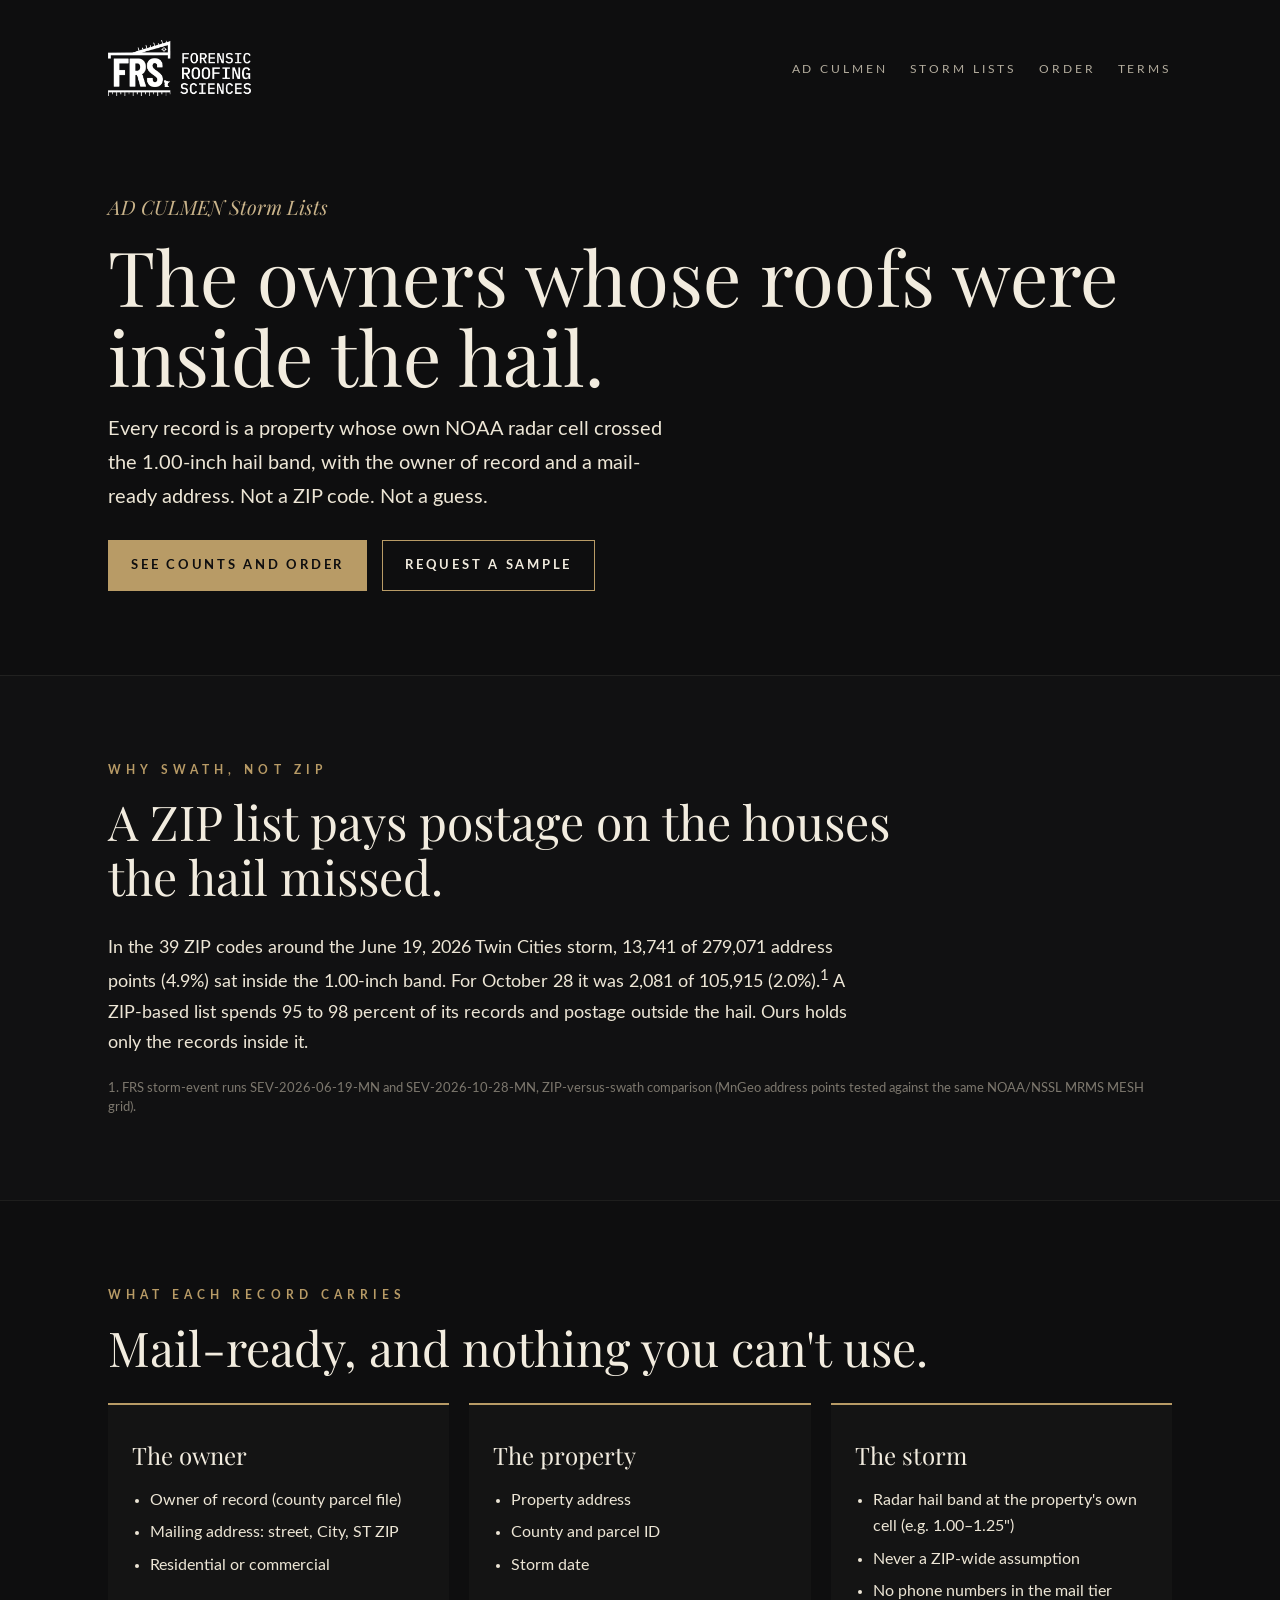
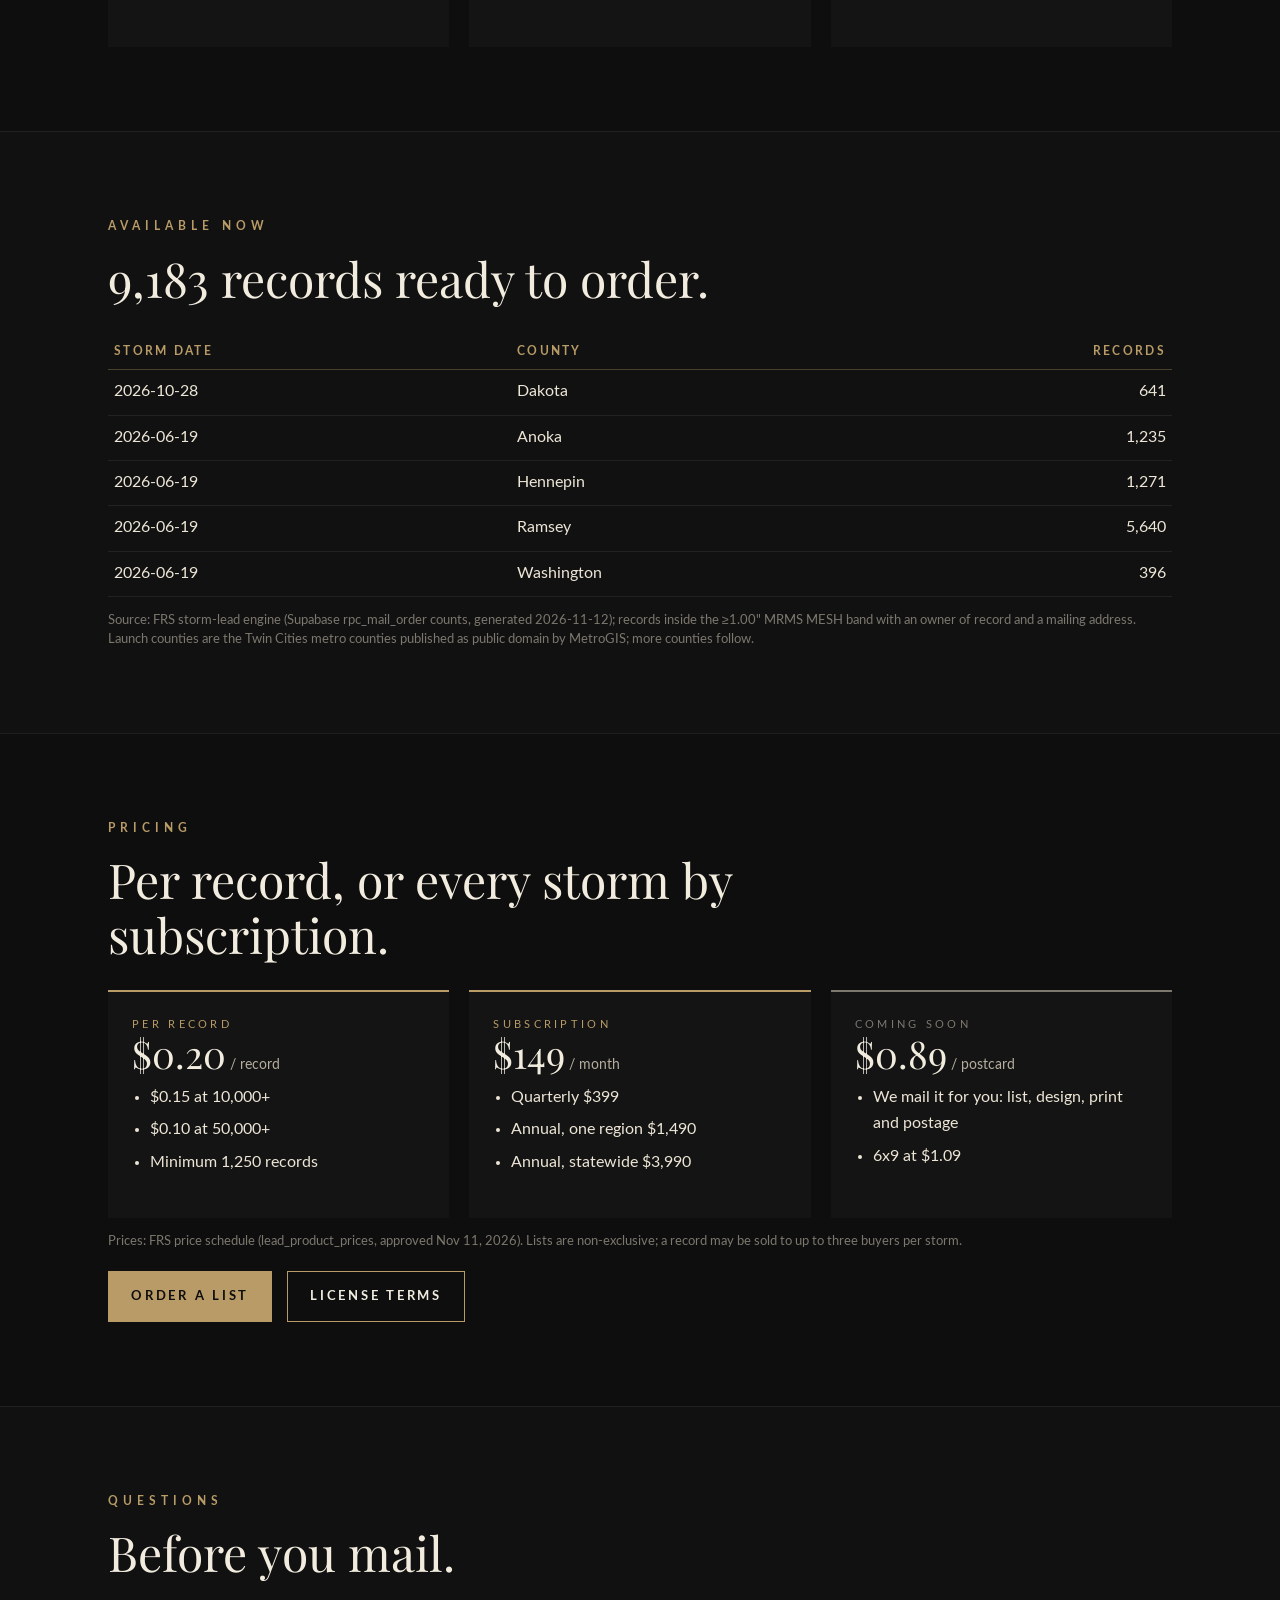
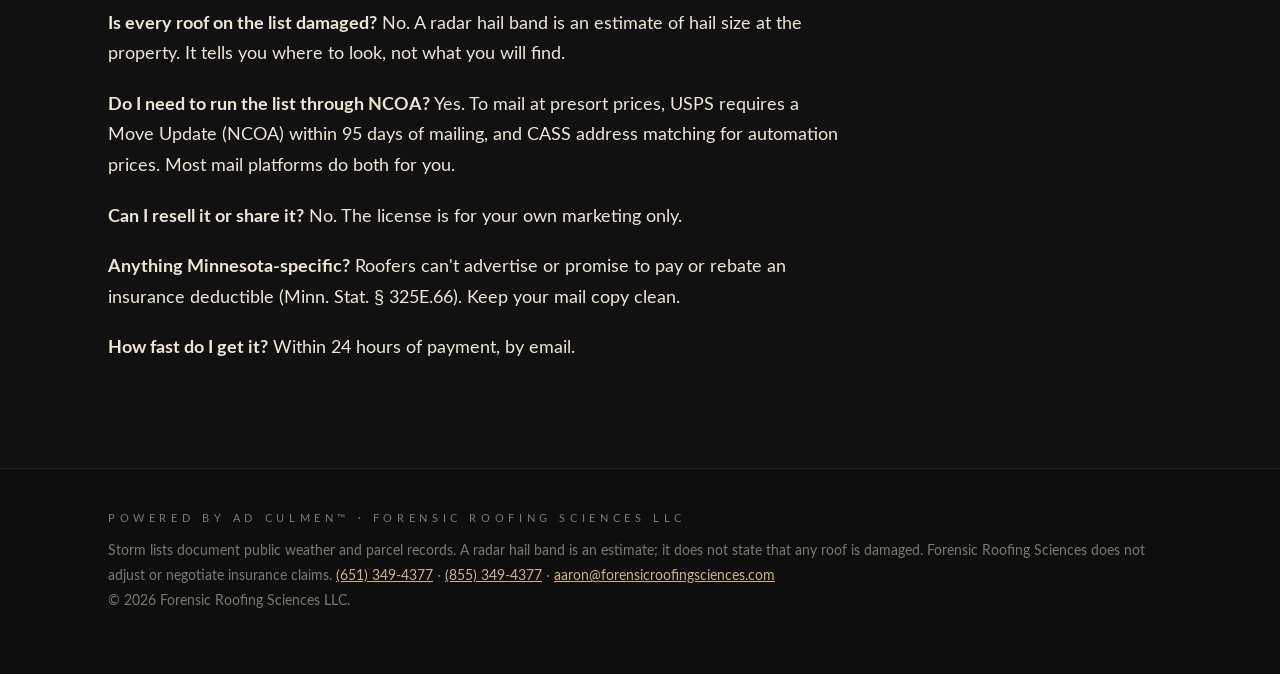
<file: storm-lists/index.html>
<!doctype html><html lang="en"><head><meta charset="utf-8"><meta name="viewport" content="width=device-width,initial-scale=1">
<title>AD CULMEN Storm Lists | Owner lists inside the hail swath</title><meta name="description" content="Owner-of-record mailing lists for properties inside the 1.00-inch radar hail band. Swath-verified, not ZIP-based."><link rel="stylesheet" href="/assets/adc.css"><link rel="icon" href="/assets/brand/frs-favicon-48.png" sizes="48x48" type="image/png">
<link rel="apple-touch-icon" href="/assets/brand/frs-apple-touch-icon.png">
</head>
<body><header><div class="wrap brand"><div class="l"><img src="/assets/brand/frs-horizontal-white.png" alt="Forensic Roofing Sciences" height="56" style="height:56px;width:auto;display:block" decoding="async"></div>
<nav><a href="/">AD CULMEN</a><a href="/storm-lists/">Storm Lists</a><a href="/storm-lists/order/">Order</a><a href="/storm-lists/terms/">Terms</a></nav></div></header><main>
<section style="border-top:0"><div class="wrap"><div class="kick">AD CULMEN Storm Lists</div>
<h1>The owners whose roofs were inside the hail.</h1>
<p class="lede">Every record is a property whose own NOAA radar cell crossed the 1.00-inch hail band, with the owner of record and a mail-ready address. Not a ZIP code. Not a guess.</p>
<p style="margin-top:26px"><a class="btn solid" href="/storm-lists/order/">See counts and order</a> &nbsp; <a class="btn" href="mailto:aaron@forensicroofingsciences.com?subject=Storm%20list%20sample%20request">Request a sample</a></p></div></section>
<section class="alt"><div class="wrap"><div class="label">Why swath, not ZIP</div><h2>A ZIP list pays postage on the houses the hail missed.</h2>
<div class="prose"><p>In the 39 ZIP codes around the June 19, 2026 Twin Cities storm, 13,741 of 279,071 address points (4.9%) sat inside the 1.00-inch band. For October 28 it was 2,081 of 105,915 (2.0%).<sup>1</sup> A ZIP-based list spends 95 to 98 percent of its records and postage outside the hail. Ours holds only the records inside it.</p></div>
<p class="src">1. FRS storm-event runs SEV-2026-06-19-MN and SEV-2026-10-28-MN, ZIP-versus-swath comparison (MnGeo address points tested against the same NOAA/NSSL MRMS MESH grid).</p></div></section>
<section><div class="wrap"><div class="label">What each record carries</div><h2>Mail-ready, and nothing you can't use.</h2>
<div class="sl-grid"><div class="sl-card"><h3>The owner</h3><ul><li>Owner of record (county parcel file)</li><li>Mailing address: street, City, ST ZIP</li><li>Residential or commercial</li></ul></div>
<div class="sl-card"><h3>The property</h3><ul><li>Property address</li><li>County and parcel ID</li><li>Storm date</li></ul></div>
<div class="sl-card"><h3>The storm</h3><ul><li>Radar hail band at the property's own cell (e.g. 1.00–1.25")</li><li>Never a ZIP-wide assumption</li><li>No phone numbers in the mail tier</li></ul></div></div></div></section>
<section class="alt"><div class="wrap"><div class="label">Available now</div><h2>9,183 records ready to order.</h2>
<table class="sl-table"><tr><th>Storm date</th><th>County</th><th style="text-align:right">Records</th></tr><tr><td>2026-10-28</td><td>Dakota</td><td class="n">641</td></tr><tr><td>2026-06-19</td><td>Anoka</td><td class="n">1,235</td></tr><tr><td>2026-06-19</td><td>Hennepin</td><td class="n">1,271</td></tr><tr><td>2026-06-19</td><td>Ramsey</td><td class="n">5,640</td></tr><tr><td>2026-06-19</td><td>Washington</td><td class="n">396</td></tr></table>
<p class="src">Source: FRS storm-lead engine (Supabase rpc_mail_order counts, generated 2026-11-12); records inside the ≥1.00" MRMS MESH band with an owner of record and a mailing address. Launch counties are the Twin Cities metro counties published as public domain by MetroGIS; more counties follow.</p></div></section>
<section><div class="wrap"><div class="label">Pricing</div><h2>Per record, or every storm by subscription.</h2>
<div class="sl-grid"><div class="sl-card"><div class="tag" style="letter-spacing:.3em;font-size:11px;color:var(--champ)">PER RECORD</div><div class="sl-price">$0.20<small> / record</small></div><ul><li>$0.15 at 10,000+</li><li>$0.10 at 50,000+</li><li>Minimum 1,250 records</li></ul></div>
<div class="sl-card"><div class="tag" style="letter-spacing:.3em;font-size:11px;color:var(--champ)">SUBSCRIPTION</div><div class="sl-price">$149<small> / month</small></div><ul><li>Quarterly $399</li><li>Annual, one region $1,490</li><li>Annual, statewide $3,990</li></ul></div>
<div class="sl-card sl-soon"><div class="tag" style="letter-spacing:.3em;font-size:11px;color:var(--muted3)">COMING SOON</div><div class="sl-price">$0.89<small> / postcard</small></div><ul><li>We mail it for you: list, design, print and postage</li><li>6x9 at $1.09</li></ul></div></div>
<p class="src">Prices: FRS price schedule (lead_product_prices, approved Nov 11, 2026). Lists are non-exclusive; a record may be sold to up to three buyers per storm.</p>
<p style="margin-top:20px"><a class="btn solid" href="/storm-lists/order/">Order a list</a> &nbsp; <a class="btn" href="/storm-lists/terms/">License terms</a></p></div></section>
<section class="alt"><div class="wrap"><div class="label">Questions</div><h2>Before you mail.</h2><div class="prose">
<p><b>Is every roof on the list damaged?</b> No. A radar hail band is an estimate of hail size at the property. It tells you where to look, not what you will find.</p>
<p><b>Do I need to run the list through NCOA?</b> Yes. To mail at presort prices, USPS requires a Move Update (NCOA) within 95 days of mailing, and CASS address matching for automation prices. Most mail platforms do both for you.</p>
<p><b>Can I resell it or share it?</b> No. The license is for your own marketing only.</p>
<p><b>Anything Minnesota-specific?</b> Roofers can't advertise or promise to pay or rebate an insurance deductible (Minn. Stat. § 325E.66). Keep your mail copy clean.</p>
<p><b>How fast do I get it?</b> Within 24 hours of payment, by email.</p></div></div></section>
</main>
<footer><div class="wrap"><div class="track" style="font-size:11px;color:var(--muted3)">Powered by AD CULMEN™ · Forensic Roofing Sciences LLC</div>
<p style="margin-top:10px;font-size:14px">Storm lists document public weather and parcel records. A radar hail band is an estimate; it does not state that any roof is damaged.
Forensic Roofing Sciences does not adjust or negotiate insurance claims. <a href="tel:+16513494377">(651) 349-4377</a> · <a href="tel:+18553494377">(855) 349-4377</a> · <a href="mailto:aaron@forensicroofingsciences.com">aaron@forensicroofingsciences.com</a><br>© 2026 Forensic Roofing Sciences LLC.</p></div></footer>
</body></html>
</file>
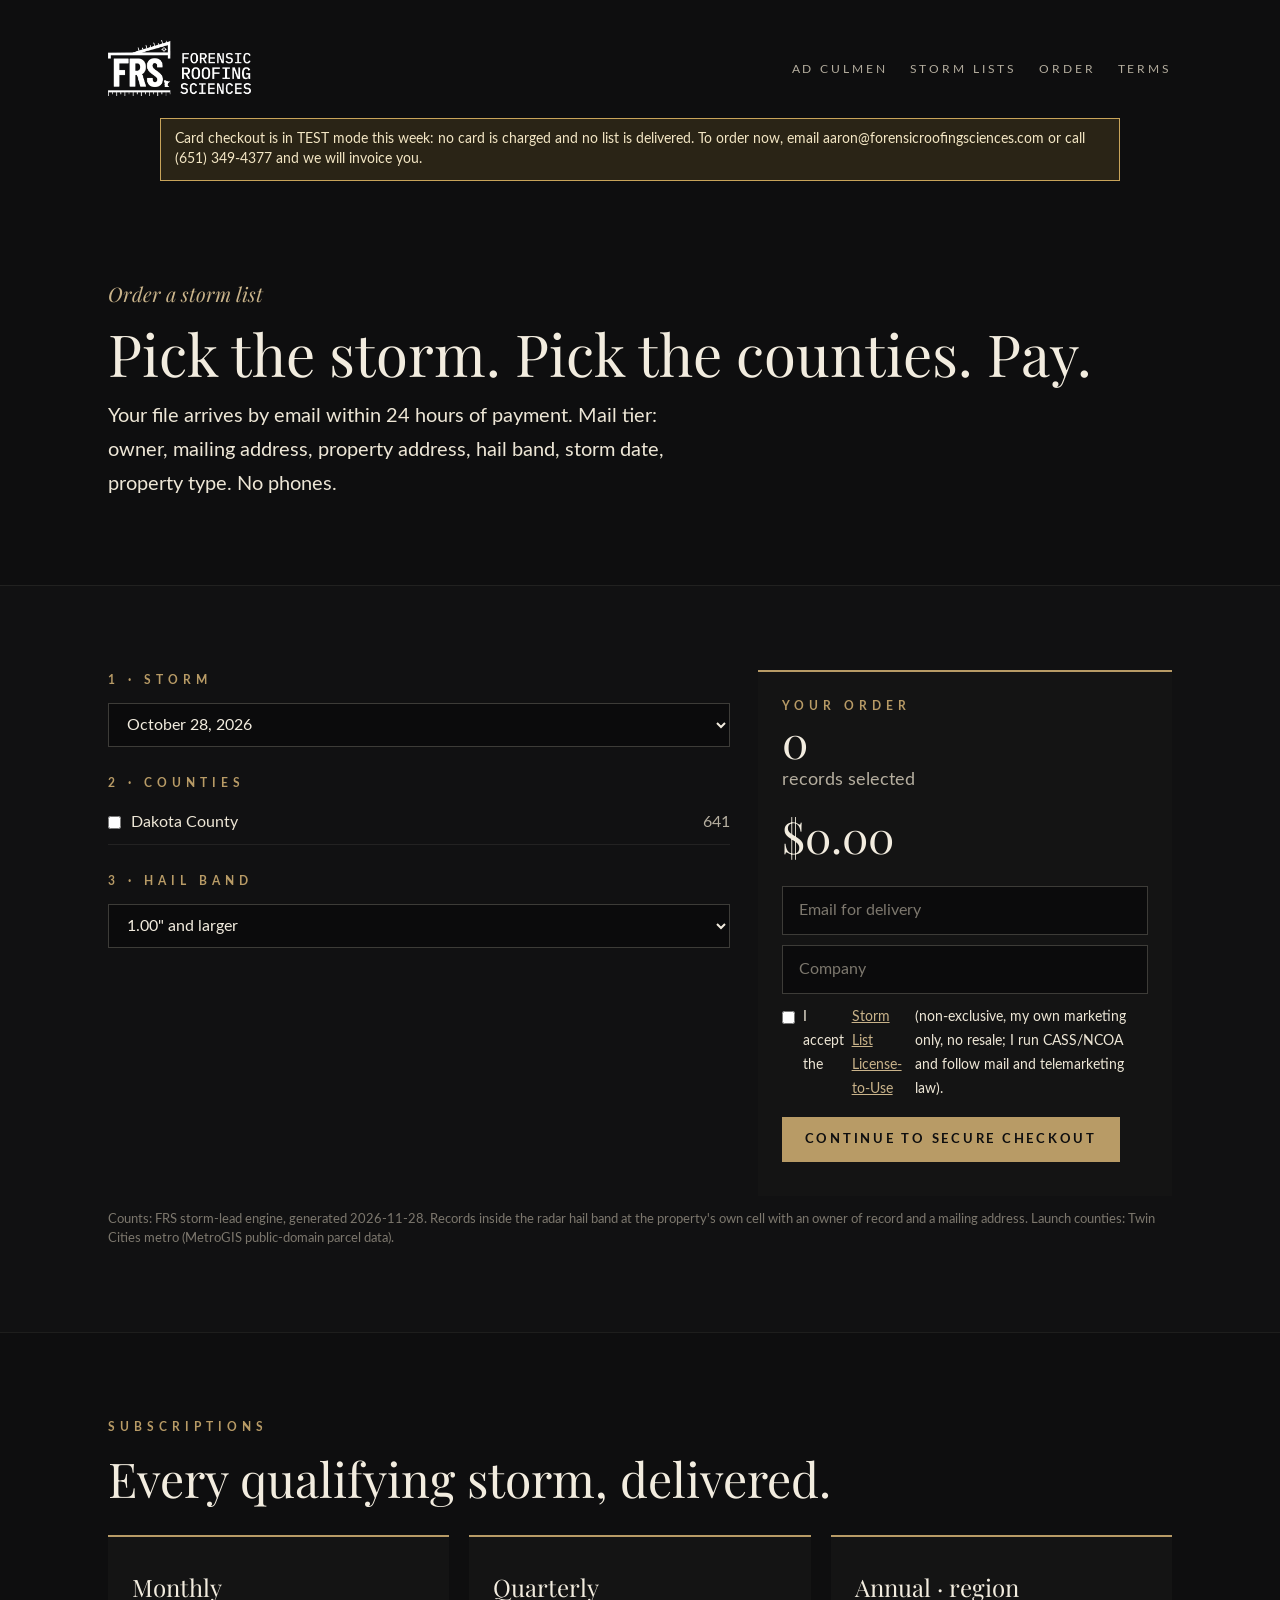
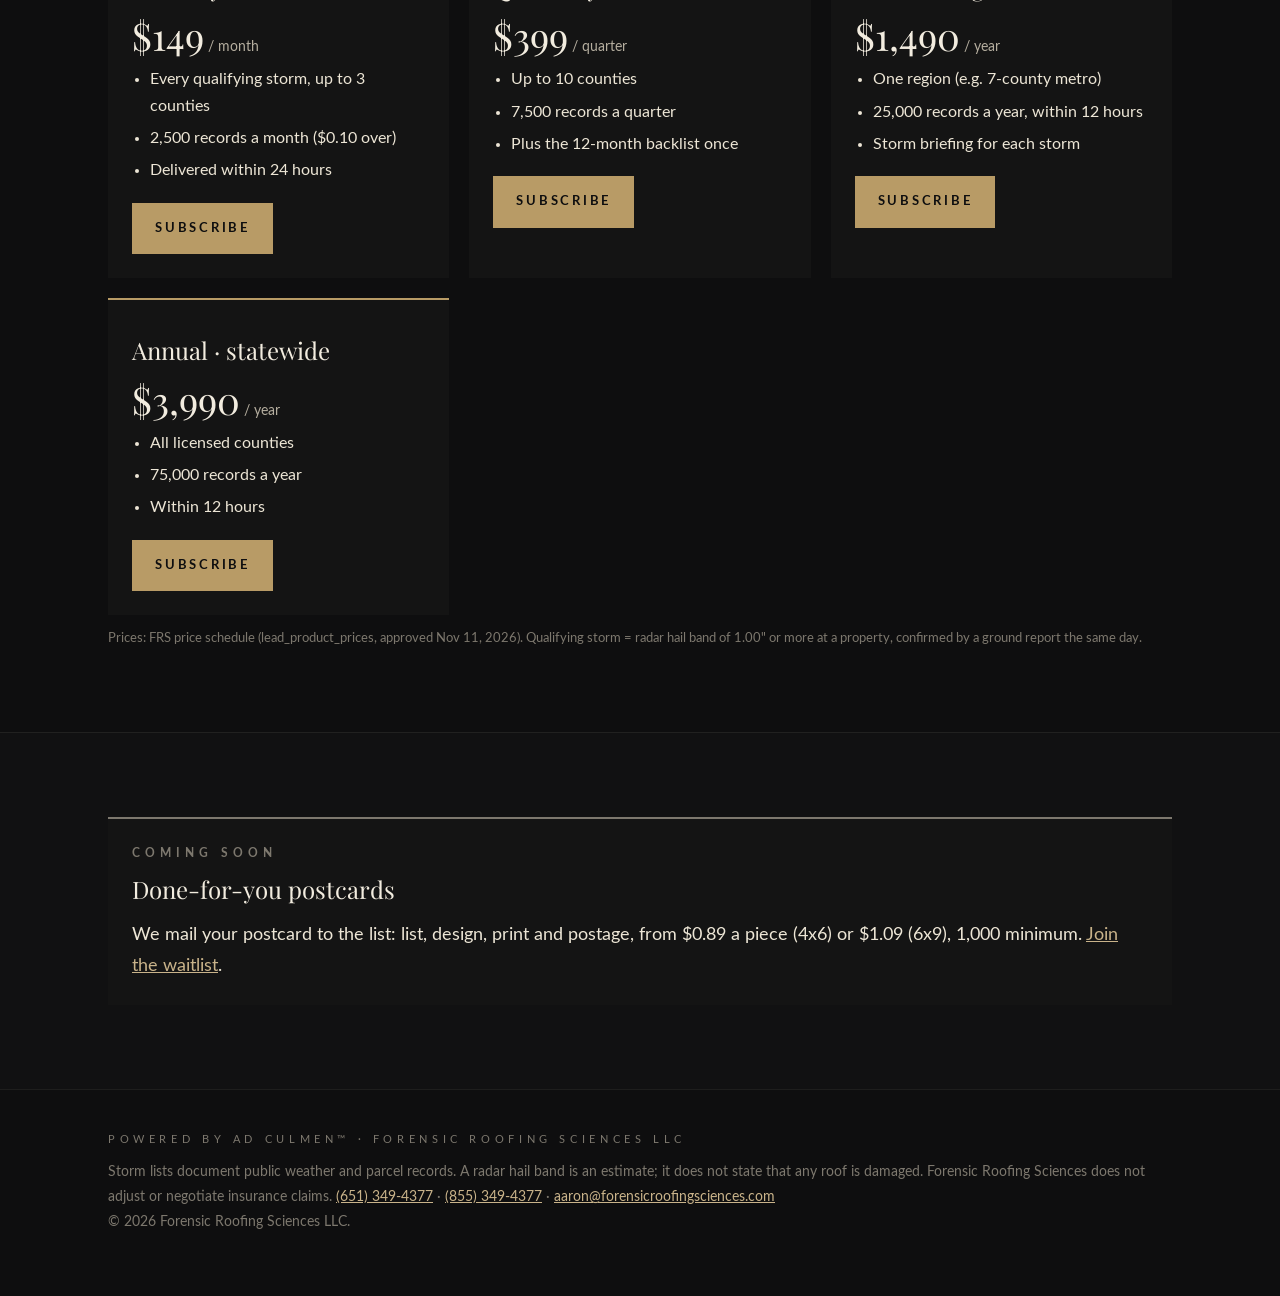
<file: storm-lists/order/index.html>
<!doctype html><html lang="en"><head><meta charset="utf-8"><meta name="viewport" content="width=device-width,initial-scale=1">
<title>Order a storm list | AD CULMEN</title><meta name="description" content="Pick a storm and counties, see the record count, and pay for the AD CULMEN storm list."><link rel="stylesheet" href="/assets/adc.css"><link rel="icon" href="/assets/brand/frs-favicon-48.png" sizes="48x48" type="image/png">
<link rel="apple-touch-icon" href="/assets/brand/frs-apple-touch-icon.png">
</head>
<body><header><div class="wrap brand"><div class="l"><img src="/assets/brand/frs-horizontal-white.png" alt="Forensic Roofing Sciences" height="56" style="height:56px;width:auto;display:block" decoding="async"></div>
<nav><a href="/">AD CULMEN</a><a href="/storm-lists/">Storm Lists</a><a href="/storm-lists/order/">Order</a><a href="/storm-lists/terms/">Terms</a></nav></div></header><main><section style="border-top:0"><div class="wrap"><div class="kick">Order a storm list</div>
<h1 style="font-size:clamp(36px,5vw,58px)">Pick the storm. Pick the counties. Pay.</h1>
<p class="lede">Your file arrives by email within 24 hours of payment. Mail tier: owner, mailing address, property address, hail band, storm date, property type. No phones.</p></div></section>
<section class="alt"><div class="wrap"><div class="sl-grid2">
<div><div class="label">1 · Storm</div><select id="storm" style="margin:12px 0 26px"></select>
<div class="label">2 · Counties</div><div id="counties" class="sl-pick" style="margin-top:8px"></div>
<div class="label" style="margin-top:26px">3 · Hail band</div><select id="band" style="margin-top:12px"><option value="q100">1.00" and larger</option><option value="q175">1.75" and larger</option></select></div>
<div class="sl-card"><div class="label">Your order</div><div class="sl-total" id="recs">0</div><div style="color:var(--muted2)">records selected</div>
<div class="sl-total" id="tot" style="margin-top:16px">$0</div><div id="tier" style="color:var(--muted2);font-size:15px"></div>
<p id="minnote" class="note"></p>
<input type="email" id="em" placeholder="Email for delivery" style="width:100%;margin:16px 0 10px">
<input type="text" id="co" placeholder="Company" style="width:100%;margin-bottom:12px">
<label style="font-size:14px;display:flex;gap:8px;align-items:flex-start"><input type="checkbox" id="agree" style="margin-top:5px"> I accept the <a href="/storm-lists/terms/" target="_blank">Storm List License-to-Use</a> (non-exclusive, my own marketing only, no resale; I run CASS/NCOA and follow mail and telemarketing law).</label>
<p style="margin-top:16px"><button class="btn solid" id="go" disabled>Continue to secure checkout</button></p><p id="how" class="note"></p></div></div>
<p class="src" id="csrc"></p></div></section>
<section><div class="wrap"><div class="label">Subscriptions</div><h2>Every qualifying storm, delivered.</h2><div class="sl-grid" id="subs"></div>
<p class="src">Prices: FRS price schedule (lead_product_prices, approved Nov 11, 2026). Qualifying storm = radar hail band of 1.00" or more at a property, confirmed by a ground report the same day.</p></div></section>
<section class="alt"><div class="wrap"><div class="sl-card sl-soon"><div class="label" style="color:var(--muted3)">Coming soon</div><h3>Done-for-you postcards</h3><p>We mail your postcard to the list: list, design, print and postage, from $0.89 a piece (4x6) or $1.09 (6x9), 1,000 minimum. <a href="mailto:aaron@forensicroofingsciences.com?subject=Postcard%20waitlist">Join the waitlist</a>.</p></div></div></section>
</main>
<script src="/storm-lists/stripe-links.js"></script>
<script>
var P={"rec": 0.2, "rec10k": 0.15, "rec50k": 0.1, "min_records": 1250, "sub_m": 149, "sub_q": 399, "sub_ar": 1490, "sub_as": 3990, "pc4x6": 0.89, "pc6x9": 1.09},MAIL="aaron@forensicroofingsciences.com",C=null;
function $(i){return document.getElementById(i)}
function fmt(n){return n.toLocaleString('en-US')}
function usd(x){return '$'+x.toLocaleString('en-US',{minimumFractionDigits:2,maximumFractionDigits:2})}
function storms(){var m={};C.items.forEach(function(i){m[i.run_key]=i.event_date});return Object.keys(m).map(function(k){return [k,m[k]]}).sort(function(a,b){return a[1]<b[1]?1:-1})}
function drawCounties(){var rk=$('storm').value,band=$('band').value,h='';C.items.filter(function(i){return i.run_key==rk}).forEach(function(i){var n=band=='q175'?i.records_ge175:i.records;h+='<label><input type="checkbox" value="'+i.county+'" data-n="'+n+'" '+(n?'':'disabled')+'> '+i.county+' County<span class="c">'+fmt(n)+'</span></label>'});$('counties').innerHTML=h;[].forEach.call(document.querySelectorAll('#counties input'),function(x){x.onchange=calc});calc()}
function sel(){return [].filter.call(document.querySelectorAll('#counties input'),function(x){return x.checked})}
function calc(){var s=sel(),n=s.reduce(function(a,x){return a+(+x.dataset.n)},0),q=Math.max(n,n?P.min_records:0),px=q>=50000?P.rec50k:(q>=10000?P.rec10k:P.rec),t=q*px;
$('recs').textContent=fmt(n);$('tot').textContent=usd(t);$('tier').textContent=n?(fmt(q)+' × '+usd(px)+' per record'):'';
$('minnote').textContent=(n&&n<P.min_records)?('Orders below 1,250 records are billed at the 1,250-record minimum ($250.00); you receive every selected record.'):'';
var key=q>=50000?'record_50k':(q>=10000?'record_10k':'record');window.ORDER={n:n,q:q,px:px,total:t,key:key,counties:s.map(function(x){return x.value}),run:$('storm').value,band:$('band').value};
$('go').disabled=!(n&&$('agree').checked&&/@/.test($('em').value));
var link=(window.STRIPE_LINKS||{})[key];$('how').textContent=n?(link?('At checkout, set the quantity to '+fmt(q)+'.'):'Card checkout opens this week. Click to send the order by email; we invoice and deliver within 24 hours of payment.'):''}
function ref(){var o=window.ORDER;return (o.run+'__'+o.counties.join('-')+'__'+o.band).replace(/[^A-Za-z0-9_-]/g,'').slice(0,190)}
function go(){var o=window.ORDER,link=(window.STRIPE_LINKS||{})[o.key],em=$('em').value.trim();
if(link){location.href=link+'?client_reference_id='+encodeURIComponent(ref())+'&prefilled_email='+encodeURIComponent(em);return}
location.href='mailto:'+MAIL+'?subject='+encodeURIComponent('Storm list order: '+o.run+' '+o.counties.join(', '))+'&body='+encodeURIComponent('Storm: '+o.run+'\nCounties: '+o.counties.join(', ')+'\nBand: '+(o.band=='q175'?'1.75 in and larger':'1.00 in and larger')+'\nRecords: '+o.n+'\nBilled quantity: '+o.q+' x '+usd(o.px)+' = '+usd(o.total)+'\nCompany: '+$('co').value+'\nDelivery email: '+em+'\nI accept the Storm List License-to-Use ('+document.title+').\n')}
function subs(){var L=window.STRIPE_LINKS||{},S=[['sub_monthly','Monthly','$149','/ month',['Every qualifying storm, up to 3 counties','2,500 records a month ($0.10 over)','Delivered within 24 hours']],
['sub_quarterly','Quarterly','$399','/ quarter',['Up to 10 counties','7,500 records a quarter','Plus the 12-month backlist once']],
['sub_annual_region','Annual · region','$1,490','/ year',['One region (e.g. 7-county metro)','25,000 records a year, within 12 hours','Storm briefing for each storm']],
['sub_annual_statewide','Annual · statewide','$3,990','/ year',['All licensed counties','75,000 records a year','Within 12 hours']]],h='';
S.forEach(function(s){var a=L[s[0]]?('<a class="btn solid" href="'+L[s[0]]+'">Subscribe</a>'):('<a class="btn" href="mailto:'+MAIL+'?subject='+encodeURIComponent('Storm list subscription: '+s[1])+'">Subscribe by email</a>');
h+='<div class="sl-card"><h3>'+s[1]+'</h3><div class="sl-price">'+s[2]+'<small> '+s[3]+'</small></div><ul>'+s[4].map(function(x){return '<li>'+x+'</li>'}).join('')+'</ul>'+a+'</div>'});$('subs').innerHTML=h}
fetch('/storm-lists/counts.json').then(function(r){return r.json()}).then(function(j){C=j;$('storm').innerHTML=storms().map(function(s){return '<option value="'+s[0]+'">'+new Date(s[1]+'T12:00:00').toLocaleDateString('en-US',{month:'long',day:'numeric',year:'numeric'})+'</option>'}).join('');
$('csrc').textContent='Counts: FRS storm-lead engine, generated '+j.generated+'. Records inside the radar hail band at the property\'s own cell with an owner of record and a mailing address. Launch counties: Twin Cities metro (MetroGIS public-domain parcel data).';drawCounties()});
$('storm').onchange=drawCounties;$('band').onchange=drawCounties;$('agree').onchange=calc;$('em').oninput=calc;$('go').onclick=go;subs();
</script>
<footer><div class="wrap"><div class="track" style="font-size:11px;color:var(--muted3)">Powered by AD CULMEN™ · Forensic Roofing Sciences LLC</div>
<p style="margin-top:10px;font-size:14px">Storm lists document public weather and parcel records. A radar hail band is an estimate; it does not state that any roof is damaged.
Forensic Roofing Sciences does not adjust or negotiate insurance claims. <a href="tel:+16513494377">(651) 349-4377</a> · <a href="tel:+18553494377">(855) 349-4377</a> · <a href="mailto:aaron@forensicroofingsciences.com">aaron@forensicroofingsciences.com</a><br>© 2026 Forensic Roofing Sciences LLC.</p></div></footer>
</body></html>
</file>
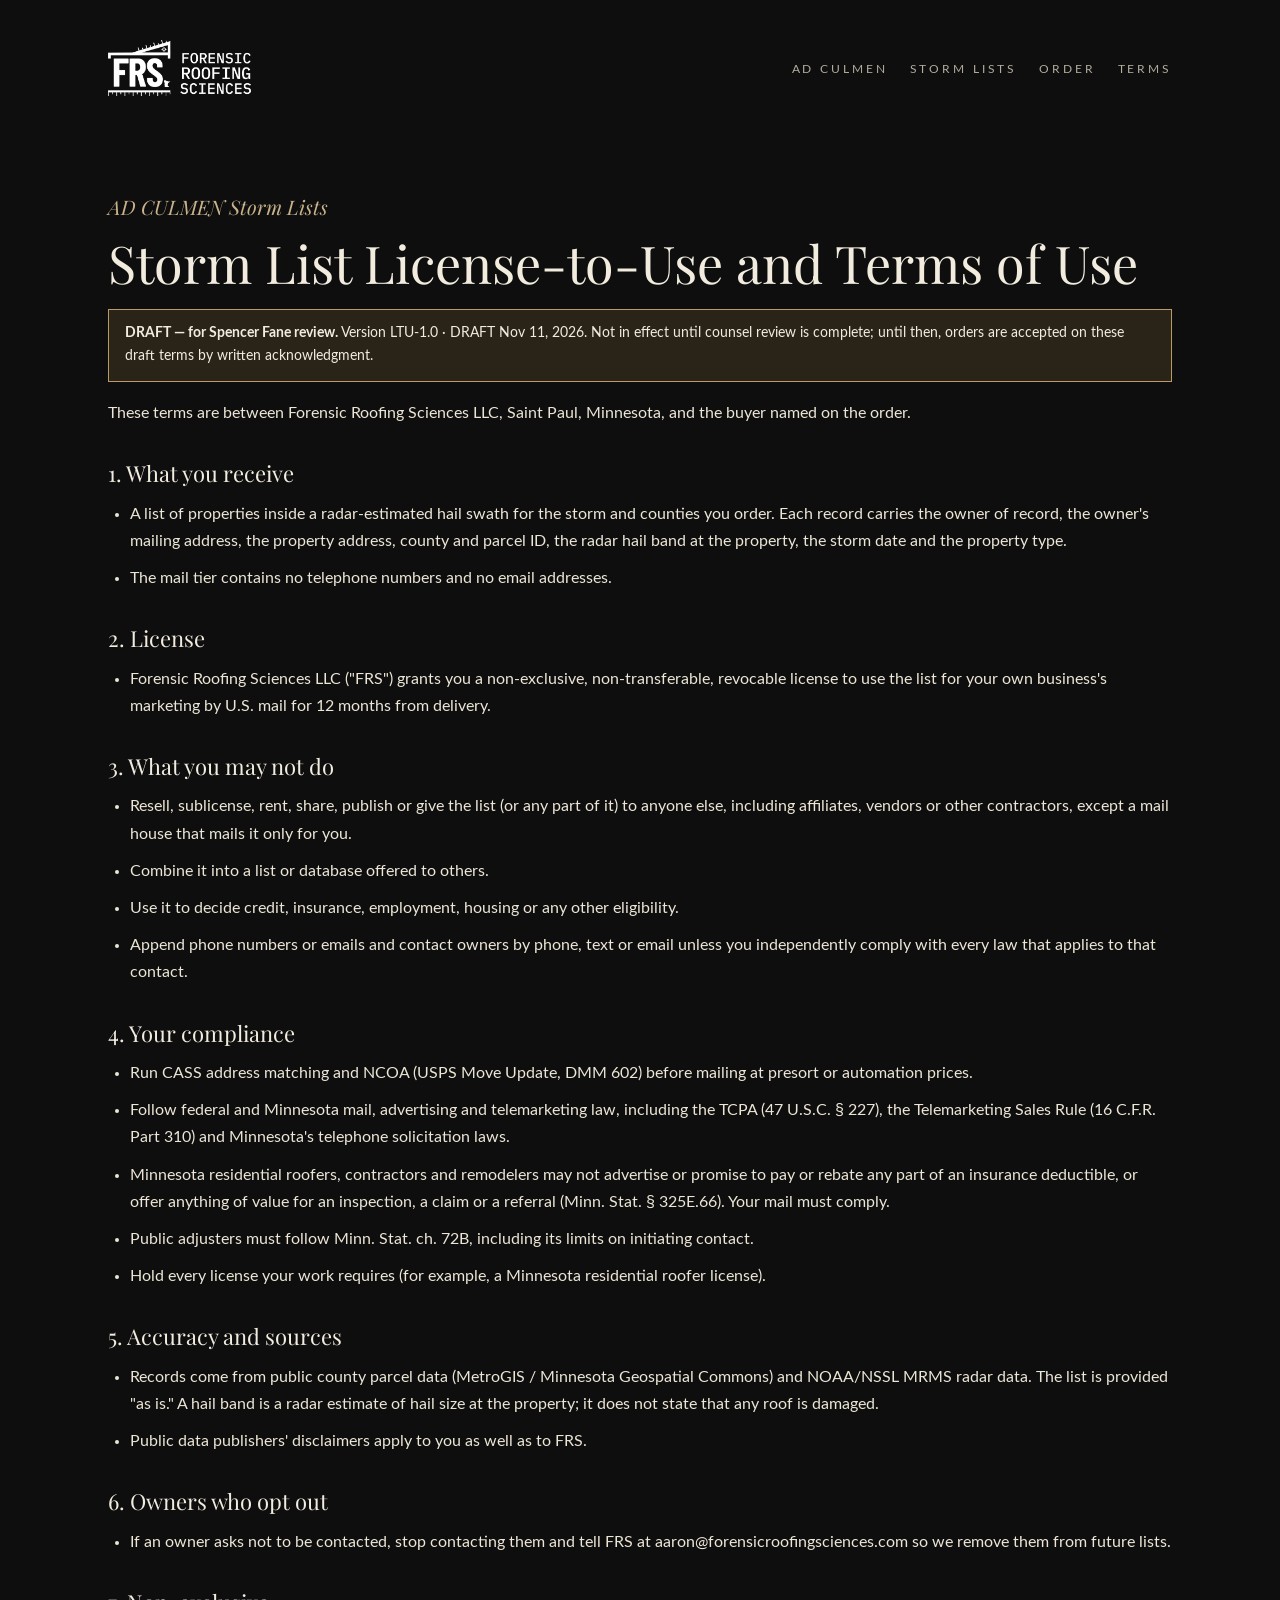
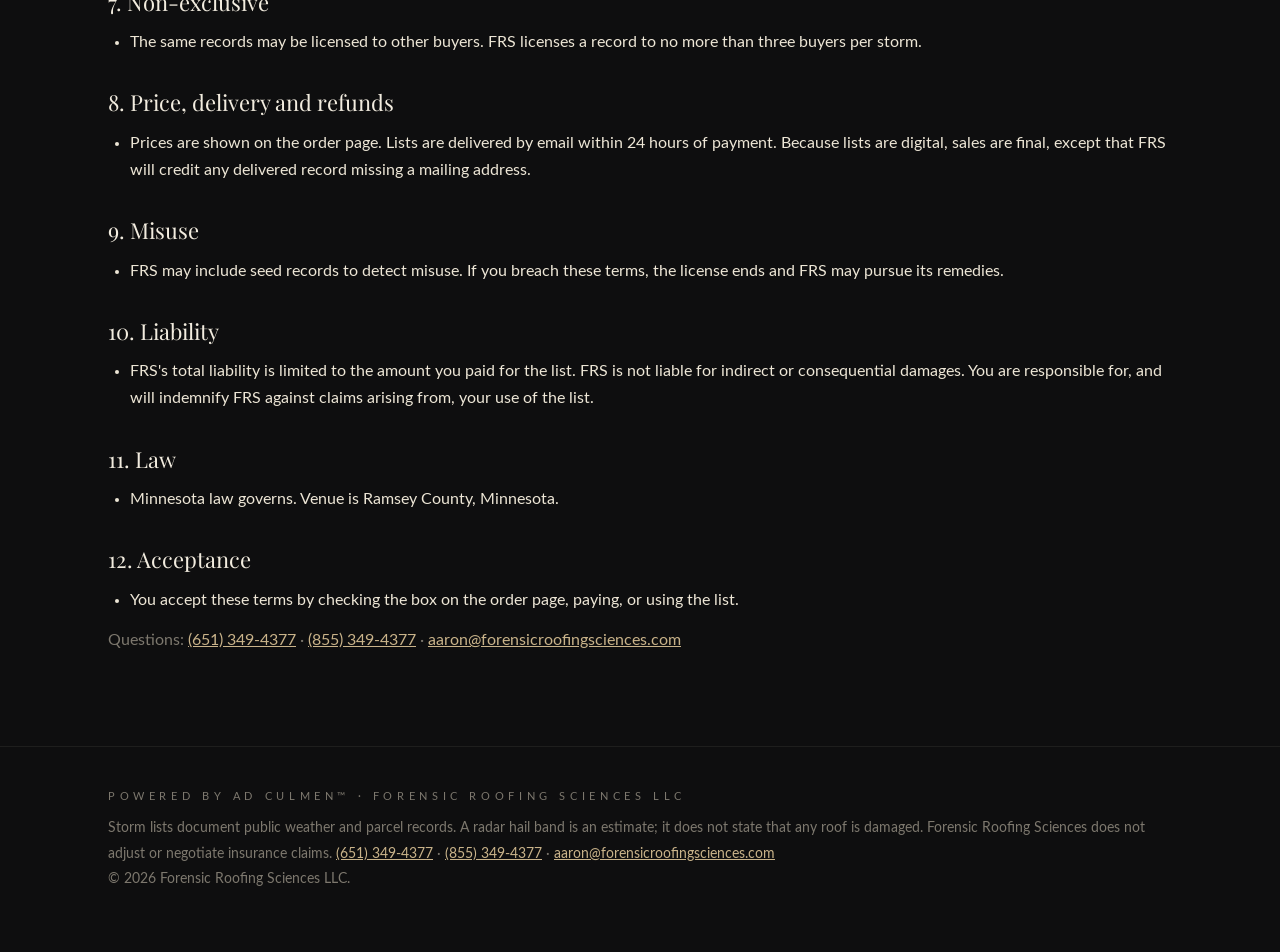
<file: storm-lists/terms/index.html>
<!doctype html><html lang="en"><head><meta charset="utf-8"><meta name="viewport" content="width=device-width,initial-scale=1">
<title>Storm List License-to-Use (DRAFT) | AD CULMEN</title><meta name="description" content="License-to-Use and Terms of Use for AD CULMEN storm lists (draft for counsel review)."><link rel="stylesheet" href="/assets/adc.css"><link rel="icon" href="/assets/brand/frs-favicon-48.png" sizes="48x48" type="image/png">
<link rel="apple-touch-icon" href="/assets/brand/frs-apple-touch-icon.png">
</head>
<body><header><div class="wrap brand"><div class="l"><img src="/assets/brand/frs-horizontal-white.png" alt="Forensic Roofing Sciences" height="56" style="height:56px;width:auto;display:block" decoding="async"></div>
<nav><a href="/">AD CULMEN</a><a href="/storm-lists/">Storm Lists</a><a href="/storm-lists/order/">Order</a><a href="/storm-lists/terms/">Terms</a></nav></div></header><main><section style="border-top:0"><div class="wrap sl-terms"><div class="kick">AD CULMEN Storm Lists</div>
<h1 style="font-size:clamp(34px,4.6vw,52px)">Storm List License-to-Use and Terms of Use</h1>
<div class="sl-banner"><b>DRAFT — for Spencer Fane review.</b> Version LTU-1.0 · DRAFT Nov 11, 2026. Not in effect until counsel review is complete; until then, orders are accepted on these draft terms by written acknowledgment.</div>
<p>These terms are between Forensic Roofing Sciences LLC, Saint Paul, Minnesota, and the buyer named on the order.</p><h3>1. What you receive</h3><ul><li>A list of properties inside a radar-estimated hail swath for the storm and counties you order. Each record carries the owner of record, the owner&#x27;s mailing address, the property address, county and parcel ID, the radar hail band at the property, the storm date and the property type.</li><li>The mail tier contains no telephone numbers and no email addresses.</li></ul><h3>2. License</h3><ul><li>Forensic Roofing Sciences LLC (&quot;FRS&quot;) grants you a non-exclusive, non-transferable, revocable license to use the list for your own business&#x27;s marketing by U.S. mail for 12 months from delivery.</li></ul><h3>3. What you may not do</h3><ul><li>Resell, sublicense, rent, share, publish or give the list (or any part of it) to anyone else, including affiliates, vendors or other contractors, except a mail house that mails it only for you.</li><li>Combine it into a list or database offered to others.</li><li>Use it to decide credit, insurance, employment, housing or any other eligibility.</li><li>Append phone numbers or emails and contact owners by phone, text or email unless you independently comply with every law that applies to that contact.</li></ul><h3>4. Your compliance</h3><ul><li>Run CASS address matching and NCOA (USPS Move Update, DMM 602) before mailing at presort or automation prices.</li><li>Follow federal and Minnesota mail, advertising and telemarketing law, including the TCPA (47 U.S.C. § 227), the Telemarketing Sales Rule (16 C.F.R. Part 310) and Minnesota&#x27;s telephone solicitation laws.</li><li>Minnesota residential roofers, contractors and remodelers may not advertise or promise to pay or rebate any part of an insurance deductible, or offer anything of value for an inspection, a claim or a referral (Minn. Stat. § 325E.66). Your mail must comply.</li><li>Public adjusters must follow Minn. Stat. ch. 72B, including its limits on initiating contact.</li><li>Hold every license your work requires (for example, a Minnesota residential roofer license).</li></ul><h3>5. Accuracy and sources</h3><ul><li>Records come from public county parcel data (MetroGIS / Minnesota Geospatial Commons) and NOAA/NSSL MRMS radar data. The list is provided &quot;as is.&quot; A hail band is a radar estimate of hail size at the property; it does not state that any roof is damaged.</li><li>Public data publishers&#x27; disclaimers apply to you as well as to FRS.</li></ul><h3>6. Owners who opt out</h3><ul><li>If an owner asks not to be contacted, stop contacting them and tell FRS at aaron@forensicroofingsciences.com so we remove them from future lists.</li></ul><h3>7. Non-exclusive</h3><ul><li>The same records may be licensed to other buyers. FRS licenses a record to no more than three buyers per storm.</li></ul><h3>8. Price, delivery and refunds</h3><ul><li>Prices are shown on the order page. Lists are delivered by email within 24 hours of payment. Because lists are digital, sales are final, except that FRS will credit any delivered record missing a mailing address.</li></ul><h3>9. Misuse</h3><ul><li>FRS may include seed records to detect misuse. If you breach these terms, the license ends and FRS may pursue its remedies.</li></ul><h3>10. Liability</h3><ul><li>FRS&#x27;s total liability is limited to the amount you paid for the list. FRS is not liable for indirect or consequential damages. You are responsible for, and will indemnify FRS against claims arising from, your use of the list.</li></ul><h3>11. Law</h3><ul><li>Minnesota law governs. Venue is Ramsey County, Minnesota.</li></ul><h3>12. Acceptance</h3><ul><li>You accept these terms by checking the box on the order page, paying, or using the list.</li></ul>
<p class="src">Questions: <a href="tel:+16513494377">(651) 349-4377</a> · <a href="tel:+18553494377">(855) 349-4377</a> · <a href="mailto:aaron@forensicroofingsciences.com">aaron@forensicroofingsciences.com</a></p></div></section></main>
<footer><div class="wrap"><div class="track" style="font-size:11px;color:var(--muted3)">Powered by AD CULMEN™ · Forensic Roofing Sciences LLC</div>
<p style="margin-top:10px;font-size:14px">Storm lists document public weather and parcel records. A radar hail band is an estimate; it does not state that any roof is damaged.
Forensic Roofing Sciences does not adjust or negotiate insurance claims. <a href="tel:+16513494377">(651) 349-4377</a> · <a href="tel:+18553494377">(855) 349-4377</a> · <a href="mailto:aaron@forensicroofingsciences.com">aaron@forensicroofingsciences.com</a><br>© 2026 Forensic Roofing Sciences LLC.</p></div></footer>
</body></html>
</file>
<file: assets/adc.css>
@font-face{font-family:"Playfair Display";font-style:normal;font-weight:400;font-display:swap;src:url([data-uri]) format("woff")}
@font-face{font-family:"Playfair Display";font-style:italic;font-weight:400;font-display:swap;src:url([data-uri]) format("woff")}
@font-face{font-family:"Lato";font-style:normal;font-weight:400;font-display:swap;src:url([data-uri]) format("woff")}
@font-face{font-family:"Lato";font-style:normal;font-weight:700;font-display:swap;src:url([data-uri]) format("woff")}
:root{--bg:#0E0E0F;--bg2:#111112;--panel:#141414;--cream:#EDE6D6;--cream-hi:#F2ECDF;--champ:#B89B66;--champ-lt:#C9B38A;--muted:#9C978C;--muted2:#B5AE9F;--muted3:#7D786E;--rule:rgba(184,155,102,.35)}
*{box-sizing:border-box;margin:0;padding:0}
html{scroll-behavior:smooth}
body{background:var(--bg);color:var(--cream);font-family:"Lato",Helvetica,Arial,sans-serif;font-size:18px;line-height:1.7;-webkit-font-smoothing:antialiased}
a{color:var(--champ-lt)}
.wrap{max-width:1120px;margin:0 auto;padding:0 28px}
.track{letter-spacing:.42em;text-transform:uppercase;font-size:12px;color:var(--muted2)}
header{padding:40px 0 10px}
.brand{display:flex;align-items:center;gap:18px;justify-content:space-between}
.brand .l{display:flex;align-items:center;gap:18px}
.brand svg{width:54px;height:auto}
nav a{color:var(--muted2);text-decoration:none;font-size:12px;letter-spacing:.24em;text-transform:uppercase;margin-left:22px}
nav a:hover{color:var(--champ-lt)}
.serif{font-family:"Playfair Display",Georgia,serif}
.hero{padding:56px 0 80px;display:grid;grid-template-columns:1.05fr .95fr;gap:48px;align-items:start}
.kick{font-family:"Playfair Display",Georgia,serif;font-style:italic;color:var(--champ-lt);font-size:20px}
h1{font-family:"Playfair Display",Georgia,serif;font-weight:400;font-size:clamp(42px,6vw,76px);line-height:1.05;color:var(--cream-hi);margin:12px 0 16px}
h1 sup{font-size:.32em;vertical-align:super;font-family:"Lato",sans-serif}
.lede{font-size:20px;max-width:560px}
.lookup{margin-top:30px;background:var(--panel);border-top:2px solid var(--champ);padding:24px}
.lookup label{display:block;letter-spacing:.32em;text-transform:uppercase;font-size:11.5px;color:var(--champ);font-weight:700;margin-bottom:12px}
.row{display:flex;gap:10px;flex-wrap:wrap}
input[type=text],input[type=email]{flex:1 1 240px;background:#0B0B0C;border:1px solid rgba(237,230,214,.22);color:var(--cream-hi);padding:14px 16px;font-size:16px;font-family:inherit}
input::placeholder{color:var(--muted3)}
input:focus{outline:1px solid var(--champ);border-color:var(--champ)}
.btn{display:inline-block;padding:14px 22px;border:1px solid var(--champ);background:transparent;color:var(--cream-hi);text-decoration:none;letter-spacing:.22em;text-transform:uppercase;font-size:12.5px;font-weight:700;cursor:pointer;font-family:inherit}
.btn.solid{background:var(--champ);color:#0E0E0F}
.btn:hover{background:var(--champ-lt);color:#0E0E0F;border-color:var(--champ-lt)}
.note{font-size:13px;color:var(--muted3);margin-top:10px;line-height:1.55}
.example{background:var(--panel);border:1px solid var(--rule);padding:30px}
.example .tag{letter-spacing:.38em;text-transform:uppercase;font-size:11.5px;color:var(--champ);font-weight:700}
.example h3{font-family:"Playfair Display",Georgia,serif;font-weight:400;font-size:28px;color:var(--cream-hi);margin:8px 0 18px;line-height:1.2}
.kpis{display:grid;grid-template-columns:1fr 1fr;gap:18px;margin:6px 0 18px}
.kpi .n{font-family:"Playfair Display",Georgia,serif;font-size:40px;color:var(--cream-hi);line-height:1}
.kpi .t{font-size:13.5px;color:var(--muted2);margin-top:6px;line-height:1.45}
.clock{border-top:1px solid var(--rule);padding-top:14px;font-size:15.5px}
.src{font-size:12.5px;color:var(--muted3);margin-top:14px;line-height:1.5}
section{padding:84px 0;border-top:1px solid rgba(237,230,214,.07)}
section.alt{background:var(--bg2)}
.label{color:var(--champ);letter-spacing:.42em;text-transform:uppercase;font-size:12px;font-weight:700}
h2{font-family:"Playfair Display",Georgia,serif;font-weight:400;font-size:clamp(30px,4.2vw,48px);line-height:1.15;color:var(--cream-hi);margin:14px 0 28px;max-width:820px}
.prose{max-width:740px}.prose p{margin-bottom:20px}
.quote{font-family:"Playfair Display",Georgia,serif;font-style:italic;font-size:clamp(23px,2.8vw,30px);line-height:1.4;color:var(--cream-hi);border-left:1px solid var(--champ);padding-left:26px;margin:36px 0;max-width:780px}
.grid4{display:grid;grid-template-columns:repeat(4,1fr);gap:20px}
.card{background:var(--panel);border-top:2px solid var(--champ);padding:26px 24px}
.card h3{font-family:"Playfair Display",Georgia,serif;font-weight:400;font-size:22px;color:var(--cream-hi);margin-bottom:10px;line-height:1.25}
.card p{font-size:15.5px}
.flip{display:grid;grid-template-columns:1fr 1fr;gap:44px;align-items:center}
.book{position:relative;background:#000;border:1px solid rgba(237,230,214,.12);box-shadow:0 30px 80px rgba(0,0,0,.55);aspect-ratio:850/1100;overflow:hidden;touch-action:pan-y}
.book img{position:absolute;inset:0;width:100%;height:100%;object-fit:contain;opacity:0;transition:opacity .45s ease}
.book img.on{opacity:1}
.ctrls{display:flex;align-items:center;gap:14px;margin-top:16px}
.ctrls .pg{font-size:13px;letter-spacing:.2em;color:var(--muted2);text-transform:uppercase;min-width:110px;text-align:center}
.pgnote{font-size:13px;color:var(--muted3);margin-top:10px}
.canon{display:grid;grid-template-columns:repeat(3,1fr);margin-top:28px;border:1px solid var(--rule)}
.canon div{padding:28px 24px;border-right:1px solid var(--rule)}.canon div:last-child{border-right:0}
.canon .role{letter-spacing:.38em;text-transform:uppercase;font-size:11.5px;color:var(--champ);font-weight:700}
.canon .who{font-family:"Playfair Display",Georgia,serif;font-size:22px;color:var(--cream-hi);margin:10px 0 8px;line-height:1.25}
.canon p{font-size:15px;color:var(--muted2)}
.tiers{display:grid;grid-template-columns:repeat(3,1fr);gap:22px;margin-top:10px}
.tier{border:1px solid var(--rule);padding:30px 26px;background:var(--panel)}
.tier .nm{font-family:"Playfair Display",Georgia,serif;font-size:28px;color:var(--cream-hi)}
.tier .for{font-size:13px;letter-spacing:.24em;text-transform:uppercase;color:var(--champ);margin:6px 0 16px}
.tier ul{list-style:none;font-size:15.5px}.tier li{padding:7px 0;border-bottom:1px solid rgba(237,230,214,.08)}
.tier .price{margin-top:18px;font-size:13px;color:var(--muted3);letter-spacing:.14em;text-transform:uppercase}
.wait{margin-top:34px;max-width:640px}
.faq details{border-bottom:1px solid rgba(237,230,214,.12);padding:20px 0}
.faq summary{cursor:pointer;font-family:"Playfair Display",Georgia,serif;font-size:22px;color:var(--cream-hi);list-style:none}
.faq summary::-webkit-details-marker{display:none}
.faq summary::after{content:"+";float:right;color:var(--champ)}.faq details[open] summary::after{content:"–"}
.faq details p{margin-top:10px;max-width:780px}
.cta{text-align:center;padding:100px 0}
.cta .motto{font-family:"Playfair Display",Georgia,serif;font-style:italic;font-size:clamp(30px,4.4vw,50px);color:var(--cream-hi);line-height:1.2}
.cta .phone{font-family:"Playfair Display",Georgia,serif;font-size:32px;color:var(--champ-lt);text-decoration:none;display:inline-block;margin-top:22px}
footer{padding:40px 0 60px;border-top:1px solid rgba(237,230,214,.07);font-size:13px;color:var(--muted3);line-height:1.8}
@media (max-width:980px){.grid4{grid-template-columns:repeat(2,1fr)}}
@media (max-width:820px){.hero,.flip{grid-template-columns:1fr}.tiers,.canon{grid-template-columns:1fr}.canon div{border-right:0;border-bottom:1px solid var(--rule)}nav{display:none}body{font-size:17px}section{padding:60px 0}}
@media (max-width:520px){.grid4{grid-template-columns:1fr}.kpis{grid-template-columns:1fr}}

.storms{border-top:1px solid rgba(237,230,214,.07);border-bottom:1px solid rgba(237,230,214,.07);background:#0B0B0C}
.storms .wrap{display:grid;grid-template-columns:190px 1fr auto;gap:26px;align-items:center;padding-top:18px;padding-bottom:18px}
.storms .lbl{letter-spacing:.38em;text-transform:uppercase;font-size:11px;color:var(--champ);font-weight:700;line-height:1.6}
.storms .lbl small{display:block;letter-spacing:.12em;color:var(--muted3);font-weight:400;text-transform:none;font-size:11.5px;margin-top:4px}
.stage{position:relative;min-height:92px}
.st-item{position:absolute;inset:0;opacity:0;visibility:hidden;transition:opacity .9s ease,visibility 0s linear .9s}
.st-item.on{opacity:1;visibility:visible;transition:opacity .9s ease}
.st-when{font-size:12.5px;letter-spacing:.18em;text-transform:uppercase;color:var(--muted2)}
.st-where{font-family:"Playfair Display",Georgia,serif;font-size:21px;color:var(--cream-hi);line-height:1.25;margin:2px 0 6px}
.st-stats{display:flex;flex-wrap:wrap;gap:6px 18px;font-size:14px;color:var(--cream)}
.st-stats b{color:var(--champ-lt);font-weight:700}
.st-src{font-size:11.5px;color:var(--muted3);margin-top:5px}
.st-src a{color:var(--muted2)}
.st-ctrl{display:flex;gap:8px;align-items:center}
.st-ctrl button{background:none;border:1px solid var(--rule);color:var(--cream);width:34px;height:34px;cursor:pointer;font-size:15px}
.st-ctrl button:hover{border-color:var(--champ);color:var(--champ-lt)}
.st-count{font-size:11.5px;color:var(--muted3);letter-spacing:.14em;min-width:52px;text-align:center}
@media (max-width:820px){.storms .wrap{grid-template-columns:1fr;gap:10px}.stage{min-height:150px}}
@media (prefers-reduced-motion:reduce){.st-item,.st-item.on{transition:none}}

.sl-banner{background:#2a2418;border:1px solid var(--champ);color:var(--cream-hi);padding:12px 16px;font-size:14px;margin:18px 0}
.sl-grid{display:grid;grid-template-columns:repeat(3,1fr);gap:20px}.sl-grid2{display:grid;grid-template-columns:1.2fr .8fr;gap:28px}
.sl-card{background:var(--panel);border-top:2px solid var(--champ);padding:24px}.sl-card h3{font-family:"Playfair Display",Georgia,serif;font-weight:400;font-size:24px;color:var(--cream-hi);margin:6px 0 10px}
.sl-price{font-family:"Playfair Display",Georgia,serif;font-size:38px;color:var(--cream-hi);line-height:1}.sl-price small{font-family:"Lato",sans-serif;font-size:14px;color:var(--muted2)}
.sl-card ul{margin:12px 0 18px 18px;font-size:15.5px}.sl-card li{margin-bottom:6px}
.sl-table{width:100%;border-collapse:collapse;font-size:15.5px}.sl-table th{text-align:left;color:var(--champ);letter-spacing:.2em;text-transform:uppercase;font-size:11.5px;padding:8px 6px;border-bottom:1px solid var(--rule)}
.sl-table td{padding:9px 6px;border-bottom:1px solid rgba(237,230,214,.08)}.sl-table td.n{text-align:right;font-variant-numeric:tabular-nums}
.sl-pick label{display:flex;gap:10px;align-items:center;padding:8px 0;border-bottom:1px solid rgba(237,230,214,.08);font-size:16px}.sl-pick label span.c{margin-left:auto;color:var(--muted2);font-variant-numeric:tabular-nums}
select{background:#0B0B0C;border:1px solid rgba(237,230,214,.22);color:var(--cream-hi);padding:12px 14px;font-size:16px;font-family:inherit;width:100%}
.sl-total{font-family:"Playfair Display",Georgia,serif;font-size:44px;color:var(--cream-hi);line-height:1.1}
.sl-dim{opacity:.55}.sl-soon{border-top-color:var(--muted3)}
.sl-terms h3{font-family:"Playfair Display",Georgia,serif;font-weight:400;font-size:22px;color:var(--cream-hi);margin:28px 0 8px}.sl-terms p,.sl-terms li{font-size:16px;margin-bottom:10px}.sl-terms ol,.sl-terms ul{margin-left:22px}
@media(max-width:860px){.sl-grid,.sl-grid2{grid-template-columns:1fr}}
</file>
